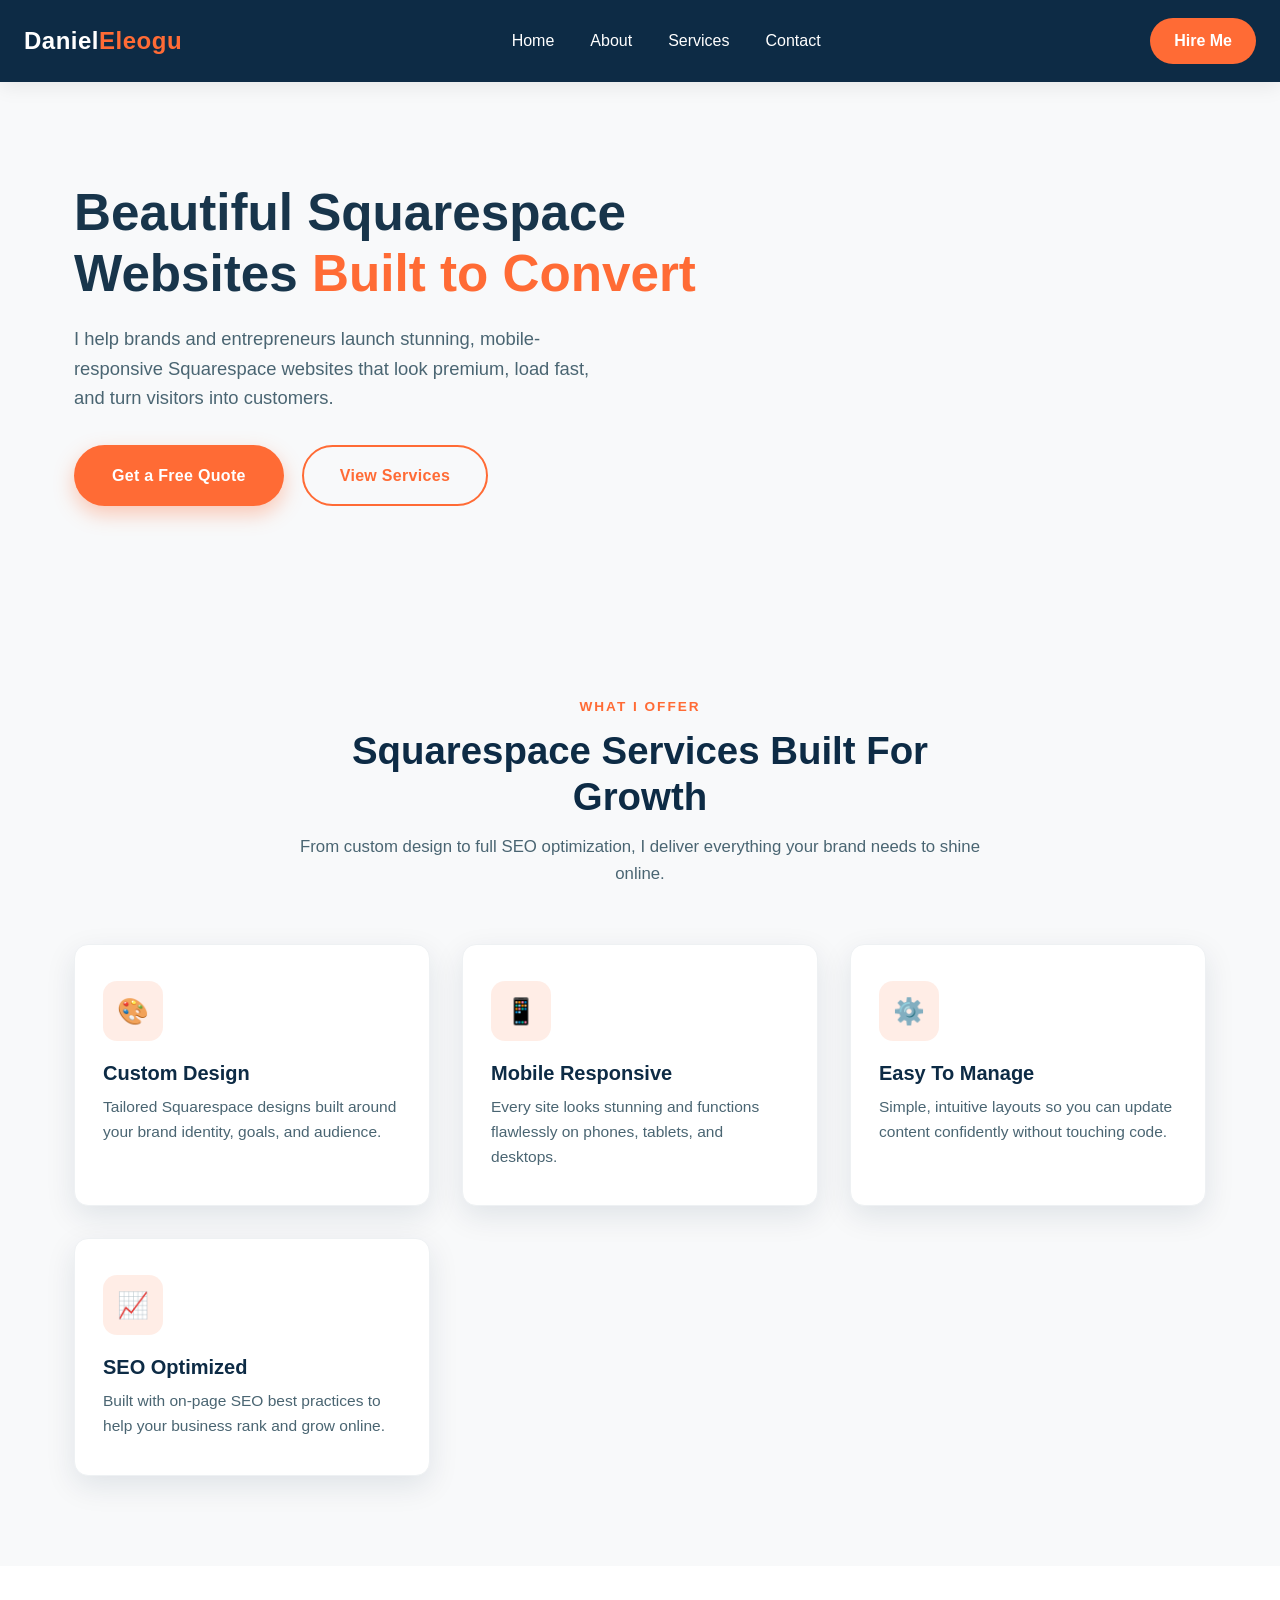
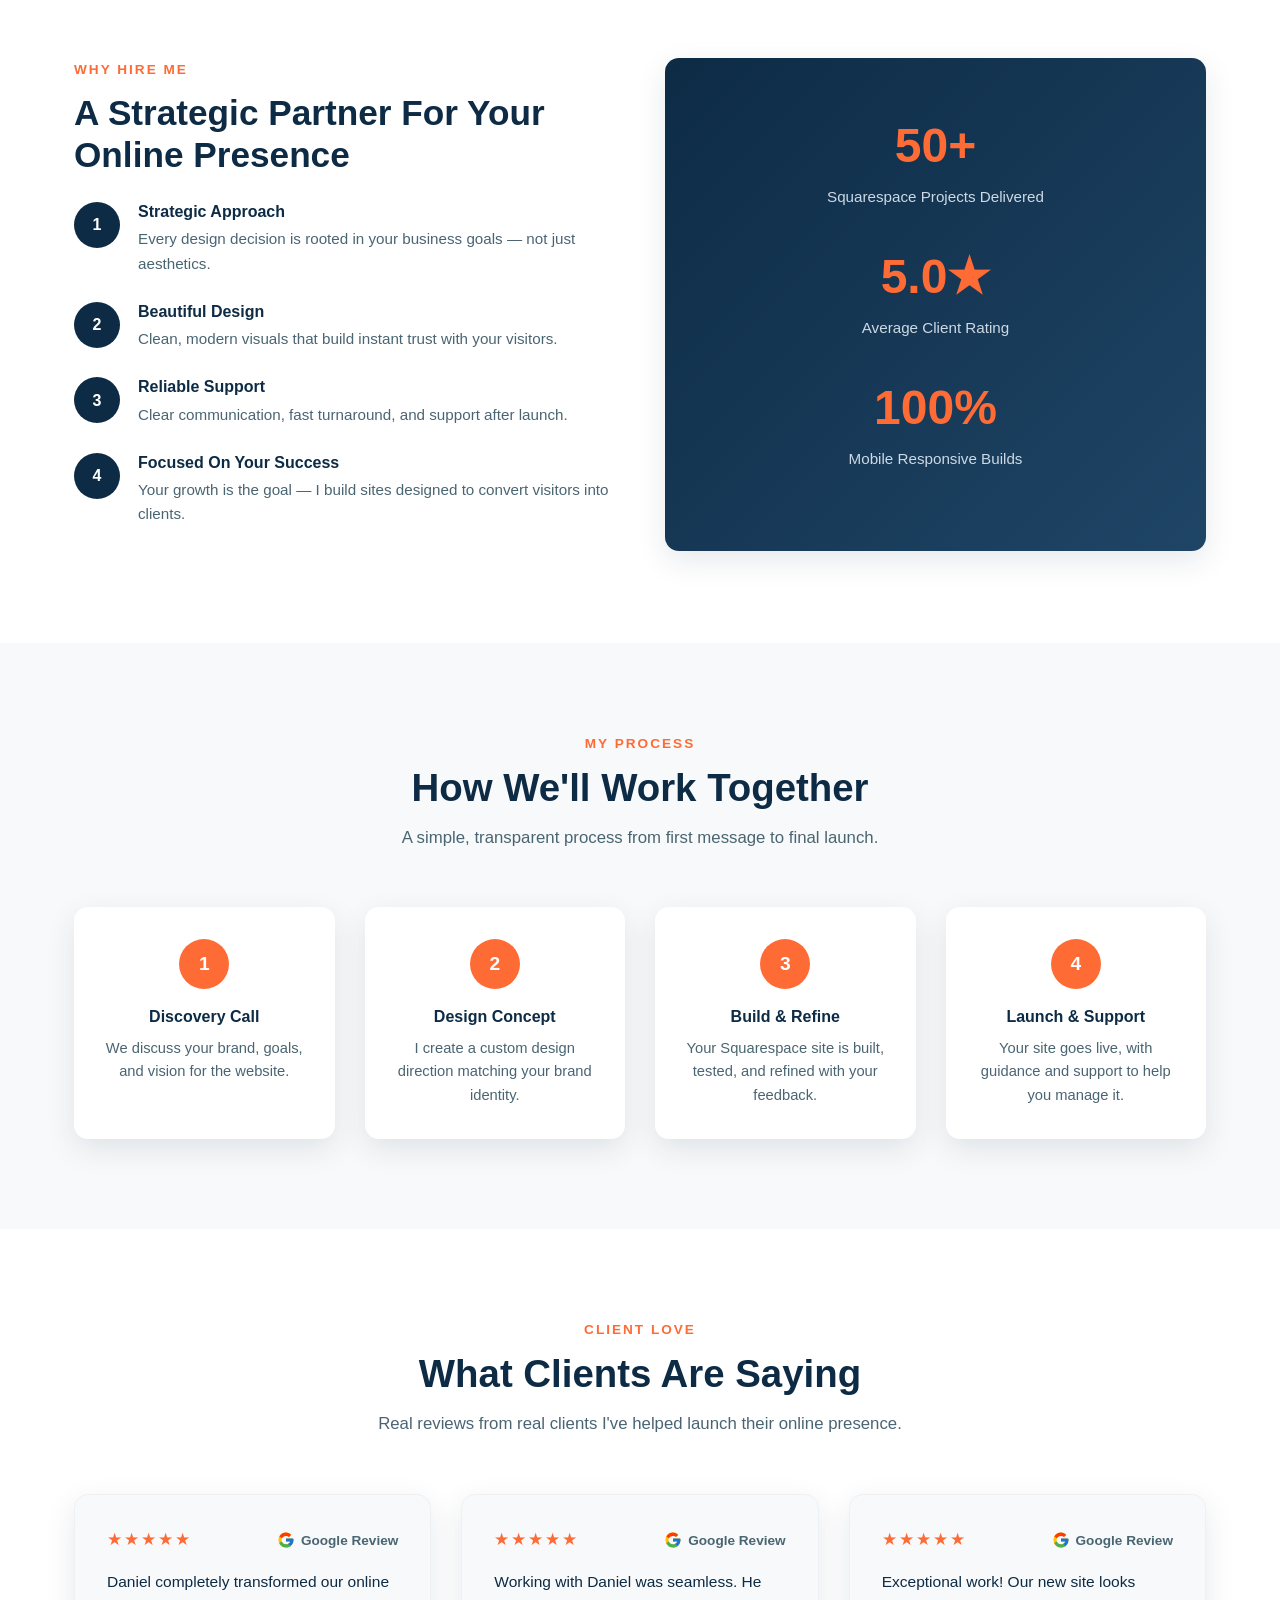
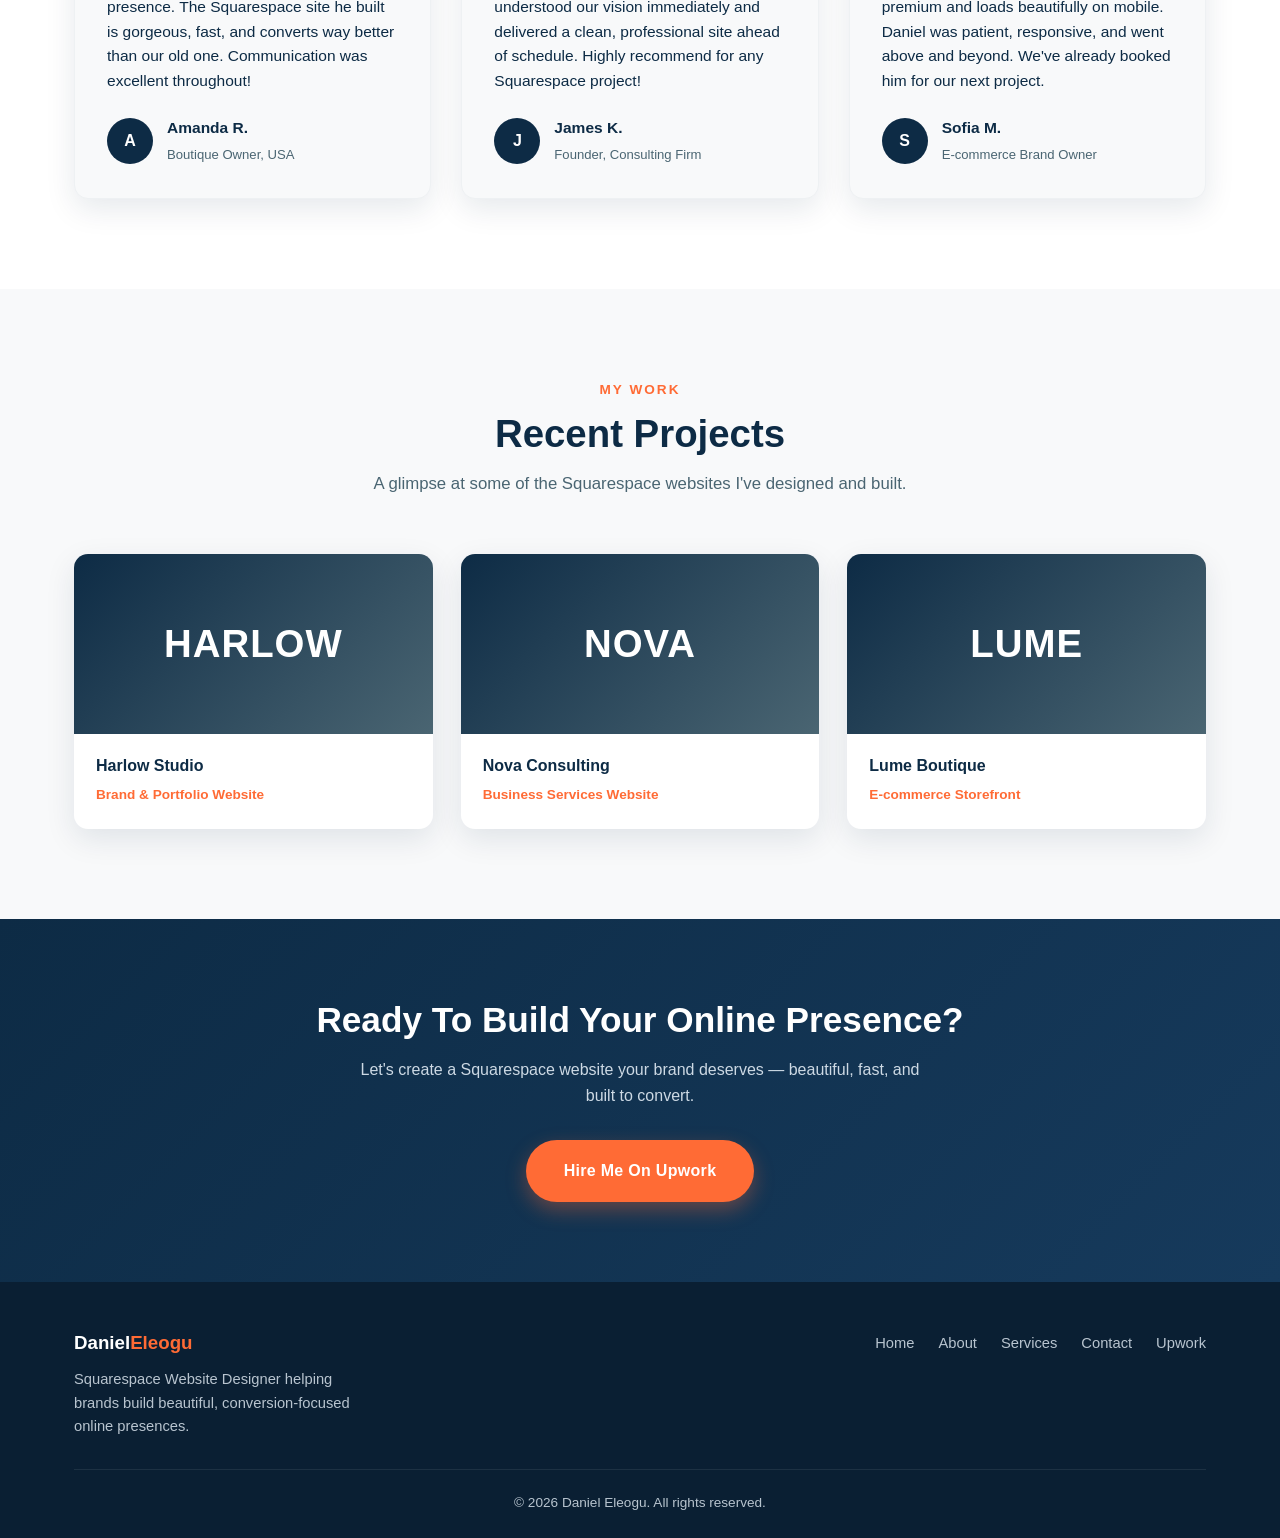
<file: index.html>
<!doctype html>
<html lang="en">
<head>
<meta charset="utf-8">
<meta name="viewport" content="width=device-width, initial-scale=1">
<title>Daniel Eleogu | Squarespace Website Designer</title>
<meta name="description" content="Daniel Eleogu builds beautiful, modern, conversion-focused Squarespace websites for brands and entrepreneurs. Custom design, mobile responsive, SEO optimized.">
<link rel="stylesheet" href="style.css">
</head>
<body>
 
<header>
  <div class="navbar">
    <a href="index.html" class="logo">Daniel<span>Eleogu</span></a>
    <nav class="nav-links">
      <a href="index.html">Home</a>
      <a href="about.html">About</a>
      <a href="services.html">Services</a>
      <a href="contact.html">Contact</a>
    </nav>
    <a href="contact.html" class="nav-cta">Hire Me</a>
  </div>
</header>
 
<!-- HERO -->
<section class="hero" style="background-image:url('https://i.postimg.cc/pLP82MSK/Chat-GPT-Image-Jun-13-2026-04-48-03-AM.png');background-size:cover;background-position:center;">

    <div class="container">

        <div class="hero-text">

            <h1>
                Beautiful Squarespace Websites
                <span>Built to Convert</span>
            </h1>

            <p>
                I help brands and entrepreneurs launch stunning,
                mobile-responsive Squarespace websites that look
                premium, load fast, and turn visitors into customers.
            </p>

            <div class="hero-buttons">
                <a href="contact.html" class="btn btn-primary">
                    Get a Free Quote
                </a>

                <a href="services.html" class="btn btn-dark-outline">
                    View Services
                </a>
            </div>

        </div>

    </div>

</section>
 
<!-- SERVICES -->
<section class="services">
  <div class="container">
    <div class="section-head">
      <span class="tag">What I Offer</span>
      <h2>Squarespace Services Built For Growth</h2>
      <p>From custom design to full SEO optimization, I deliver everything your brand needs to shine online.</p>
    </div>
    <div class="grid">
      <div class="card">
        <div class="icon">🎨</div>
        <h3>Custom Design</h3>
        <p>Tailored Squarespace designs built around your brand identity, goals, and audience.</p>
      </div>
      <div class="card">
        <div class="icon">📱</div>
        <h3>Mobile Responsive</h3>
        <p>Every site looks stunning and functions flawlessly on phones, tablets, and desktops.</p>
      </div>
      <div class="card">
        <div class="icon">⚙️</div>
        <h3>Easy To Manage</h3>
        <p>Simple, intuitive layouts so you can update content confidently without touching code.</p>
      </div>
      <div class="card">
        <div class="icon">📈</div>
        <h3>SEO Optimized</h3>
        <p>Built with on‑page SEO best practices to help your business rank and grow online.</p>
      </div>
    </div>
  </div>
</section>
 
<!-- WHY HIRE ME -->
<section class="why-hire">
  <div class="container">
    <div class="why-grid">
      <div class="why-list">
        <span class="tag" style="color:var(--orange);font-weight:700;text-transform:uppercase;letter-spacing:2px;font-size:.85rem;">Why Hire Me</span>
        <h2 style="margin:10px 0 26px;font-size:2.2rem;">A Strategic Partner For Your Online Presence</h2>
        <div class="item">
          <div class="num">1</div>
          <div><h4>Strategic Approach</h4><p>Every design decision is rooted in your business goals — not just aesthetics.</p></div>
        </div>
        <div class="item">
          <div class="num">2</div>
          <div><h4>Beautiful Design</h4><p>Clean, modern visuals that build instant trust with your visitors.</p></div>
        </div>
        <div class="item">
          <div class="num">3</div>
          <div><h4>Reliable Support</h4><p>Clear communication, fast turnaround, and support after launch.</p></div>
        </div>
        <div class="item">
          <div class="num">4</div>
          <div><h4>Focused On Your Success</h4><p>Your growth is the goal — I build sites designed to convert visitors into clients.</p></div>
        </div>
      </div>
      <div class="why-visual">
        <div class="stat">50+</div>
        <div class="stat-label">Squarespace Projects Delivered</div>
        <div class="stat">5.0★</div>
        <div class="stat-label">Average Client Rating</div>
        <div class="stat">100%</div>
        <div class="stat-label">Mobile Responsive Builds</div>
      </div>
    </div>
  </div>
</section>
 
<!-- PROCESS -->
<section class="process">
  <div class="container">
    <div class="section-head">
      <span class="tag">My Process</span>
      <h2>How We'll Work Together</h2>
      <p>A simple, transparent process from first message to final launch.</p>
    </div>
    <div class="steps">
      <div class="step"><div class="step-num">1</div><h4>Discovery Call</h4><p>We discuss your brand, goals, and vision for the website.</p></div>
      <div class="step"><div class="step-num">2</div><h4>Design Concept</h4><p>I create a custom design direction matching your brand identity.</p></div>
      <div class="step"><div class="step-num">3</div><h4>Build & Refine</h4><p>Your Squarespace site is built, tested, and refined with your feedback.</p></div>
      <div class="step"><div class="step-num">4</div><h4>Launch & Support</h4><p>Your site goes live, with guidance and support to help you manage it.</p></div>
    </div>
  </div>
</section>
 
<!-- TESTIMONIALS -->
<section class="testimonials">
  <div class="container">
    <div class="section-head">
      <span class="tag">Client Love</span>
      <h2>What Clients Are Saying</h2>
      <p>Real reviews from real clients I've helped launch their online presence.</p>
    </div>
    <div class="testi-grid">
 
      <div class="testi-card">
        <div class="testi-top">
          <div class="stars">★★★★★</div>
          <div class="google-badge">
            <svg viewBox="0 0 48 48"><path fill="#FFC107" d="M43.6 20.5H42V20H24v8h11.3C33.7 32.9 29.3 36 24 36c-6.6 0-12-5.4-12-12s5.4-12 12-12c3.1 0 5.9 1.2 8 3.1l5.7-5.7C34.6 6.5 29.6 4 24 4 12.9 4 4 12.9 4 24s8.9 20 20 20 20-8.9 20-20c0-1.3-.1-2.7-.4-3.5z"/><path fill="#FF3D00" d="M6.3 14.7l6.6 4.8C14.6 16 19 13 24 13c3.1 0 5.9 1.2 8 3.1l5.7-5.7C34.6 6.5 29.6 4 24 4c-7.6 0-14.1 4.3-17.7 10.7z"/><path fill="#4CAF50" d="M24 44c5.5 0 10.4-2.1 14.1-5.6l-6.5-5.3C29.6 34.7 27 35.5 24 35.5c-5.3 0-9.8-3.4-11.5-8.1l-6.6 5.1C9.9 39.6 16.4 44 24 44z"/><path fill="#1976D2" d="M43.6 20.5H42V20H24v8h11.3c-1 2.8-2.9 5.1-5.4 6.6l6.5 5.3C40.7 36.4 44 30.7 44 24c0-1.3-.1-2.7-.4-3.5z"/></svg>
            Google Review
          </div>
        </div>
        <p class="quote">Daniel completely transformed our online presence. The Squarespace site he built is gorgeous, fast, and converts way better than our old one. Communication was excellent throughout!</p>
        <div class="testi-author">
          <div class="testi-avatar">A</div>
          <div><h5>Amanda R.</h5><span>Boutique Owner, USA</span></div>
        </div>
      </div>
 
      <div class="testi-card">
        <div class="testi-top">
          <div class="stars">★★★★★</div>
          <div class="google-badge">
            <svg viewBox="0 0 48 48"><path fill="#FFC107" d="M43.6 20.5H42V20H24v8h11.3C33.7 32.9 29.3 36 24 36c-6.6 0-12-5.4-12-12s5.4-12 12-12c3.1 0 5.9 1.2 8 3.1l5.7-5.7C34.6 6.5 29.6 4 24 4 12.9 4 4 12.9 4 24s8.9 20 20 20 20-8.9 20-20c0-1.3-.1-2.7-.4-3.5z"/><path fill="#FF3D00" d="M6.3 14.7l6.6 4.8C14.6 16 19 13 24 13c3.1 0 5.9 1.2 8 3.1l5.7-5.7C34.6 6.5 29.6 4 24 4c-7.6 0-14.1 4.3-17.7 10.7z"/><path fill="#4CAF50" d="M24 44c5.5 0 10.4-2.1 14.1-5.6l-6.5-5.3C29.6 34.7 27 35.5 24 35.5c-5.3 0-9.8-3.4-11.5-8.1l-6.6 5.1C9.9 39.6 16.4 44 24 44z"/><path fill="#1976D2" d="M43.6 20.5H42V20H24v8h11.3c-1 2.8-2.9 5.1-5.4 6.6l6.5 5.3C40.7 36.4 44 30.7 44 24c0-1.3-.1-2.7-.4-3.5z"/></svg>
            Google Review
          </div>
        </div>
        <p class="quote">Working with Daniel was seamless. He understood our vision immediately and delivered a clean, professional site ahead of schedule. Highly recommend for any Squarespace project!</p>
        <div class="testi-author">
          <div class="testi-avatar">J</div>
          <div><h5>James K.</h5><span>Founder, Consulting Firm</span></div>
        </div>
      </div>
 
      <div class="testi-card">
        <div class="testi-top">
          <div class="stars">★★★★★</div>
          <div class="google-badge">
            <svg viewBox="0 0 48 48"><path fill="#FFC107" d="M43.6 20.5H42V20H24v8h11.3C33.7 32.9 29.3 36 24 36c-6.6 0-12-5.4-12-12s5.4-12 12-12c3.1 0 5.9 1.2 8 3.1l5.7-5.7C34.6 6.5 29.6 4 24 4 12.9 4 4 12.9 4 24s8.9 20 20 20 20-8.9 20-20c0-1.3-.1-2.7-.4-3.5z"/><path fill="#FF3D00" d="M6.3 14.7l6.6 4.8C14.6 16 19 13 24 13c3.1 0 5.9 1.2 8 3.1l5.7-5.7C34.6 6.5 29.6 4 24 4c-7.6 0-14.1 4.3-17.7 10.7z"/><path fill="#4CAF50" d="M24 44c5.5 0 10.4-2.1 14.1-5.6l-6.5-5.3C29.6 34.7 27 35.5 24 35.5c-5.3 0-9.8-3.4-11.5-8.1l-6.6 5.1C9.9 39.6 16.4 44 24 44z"/><path fill="#1976D2" d="M43.6 20.5H42V20H24v8h11.3c-1 2.8-2.9 5.1-5.4 6.6l6.5 5.3C40.7 36.4 44 30.7 44 24c0-1.3-.1-2.7-.4-3.5z"/></svg>
            Google Review
          </div>
        </div>
        <p class="quote">Exceptional work! Our new site looks premium and loads beautifully on mobile. Daniel was patient, responsive, and went above and beyond. We've already booked him for our next project.</p>
        <div class="testi-author">
          <div class="testi-avatar">S</div>
          <div><h5>Sofia M.</h5><span>E‑commerce Brand Owner</span></div>
        </div>
      </div>
 
    </div>
  </div>
</section>
 
<!-- PORTFOLIO -->
<section class="portfolio">
  <div class="container">
    <div class="section-head">
      <span class="tag">My Work</span>
      <h2>Recent Projects</h2>
      <p>A glimpse at some of the Squarespace websites I've designed and built.</p>
    </div>
    <div class="portfolio-grid">
      <div class="portfolio-item">
        <div class="portfolio-thumb">HARLOW</div>
        <div class="portfolio-info"><h4>Harlow Studio</h4><span>Brand & Portfolio Website</span></div>
      </div>
      <div class="portfolio-item">
        <div class="portfolio-thumb">NOVA</div>
        <div class="portfolio-info"><h4>Nova Consulting</h4><span>Business Services Website</span></div>
      </div>
      <div class="portfolio-item">
        <div class="portfolio-thumb">LUME</div>
        <div class="portfolio-info"><h4>Lume Boutique</h4><span>E‑commerce Storefront</span></div>
      </div>
    </div>
  </div>
</section>
 
<!-- CTA -->
<section class="cta-band">
  <div class="container">
    <h2>Ready To Build Your Online Presence?</h2>
    <p>Let's create a Squarespace website your brand deserves — beautiful, fast, and built to convert.</p>
    <a href="https://www.upwork.com/freelancers/~01438d1777cc584dd6?mp_source=share" target="_blank" rel="noopener" class="btn btn-primary">Hire Me On Upwork</a>
  </div>
</section>
 
<footer>
  <div class="container">
    <div class="footer-grid">
      <div>
        <h3>Daniel<span style="color:var(--orange);">Eleogu</span></h3>
        <p style="max-width:280px;">Squarespace Website Designer helping brands build beautiful, conversion‑focused online presences.</p>
      </div>
      <div class="footer-links">
        <a href="index.html">Home</a>
        <a href="about.html">About</a>
        <a href="services.html">Services</a>
        <a href="contact.html">Contact</a>
        <a href="https://www.upwork.com/freelancers/~01438d1777cc584dd6?mp_source=share" target="_blank" rel="noopener">Upwork</a>
      </div>
    </div>
    <div class="footer-bottom">© 2026 Daniel Eleogu. All rights reserved.</div>
  </div>
</footer>
 
</body>
</html>
</file>
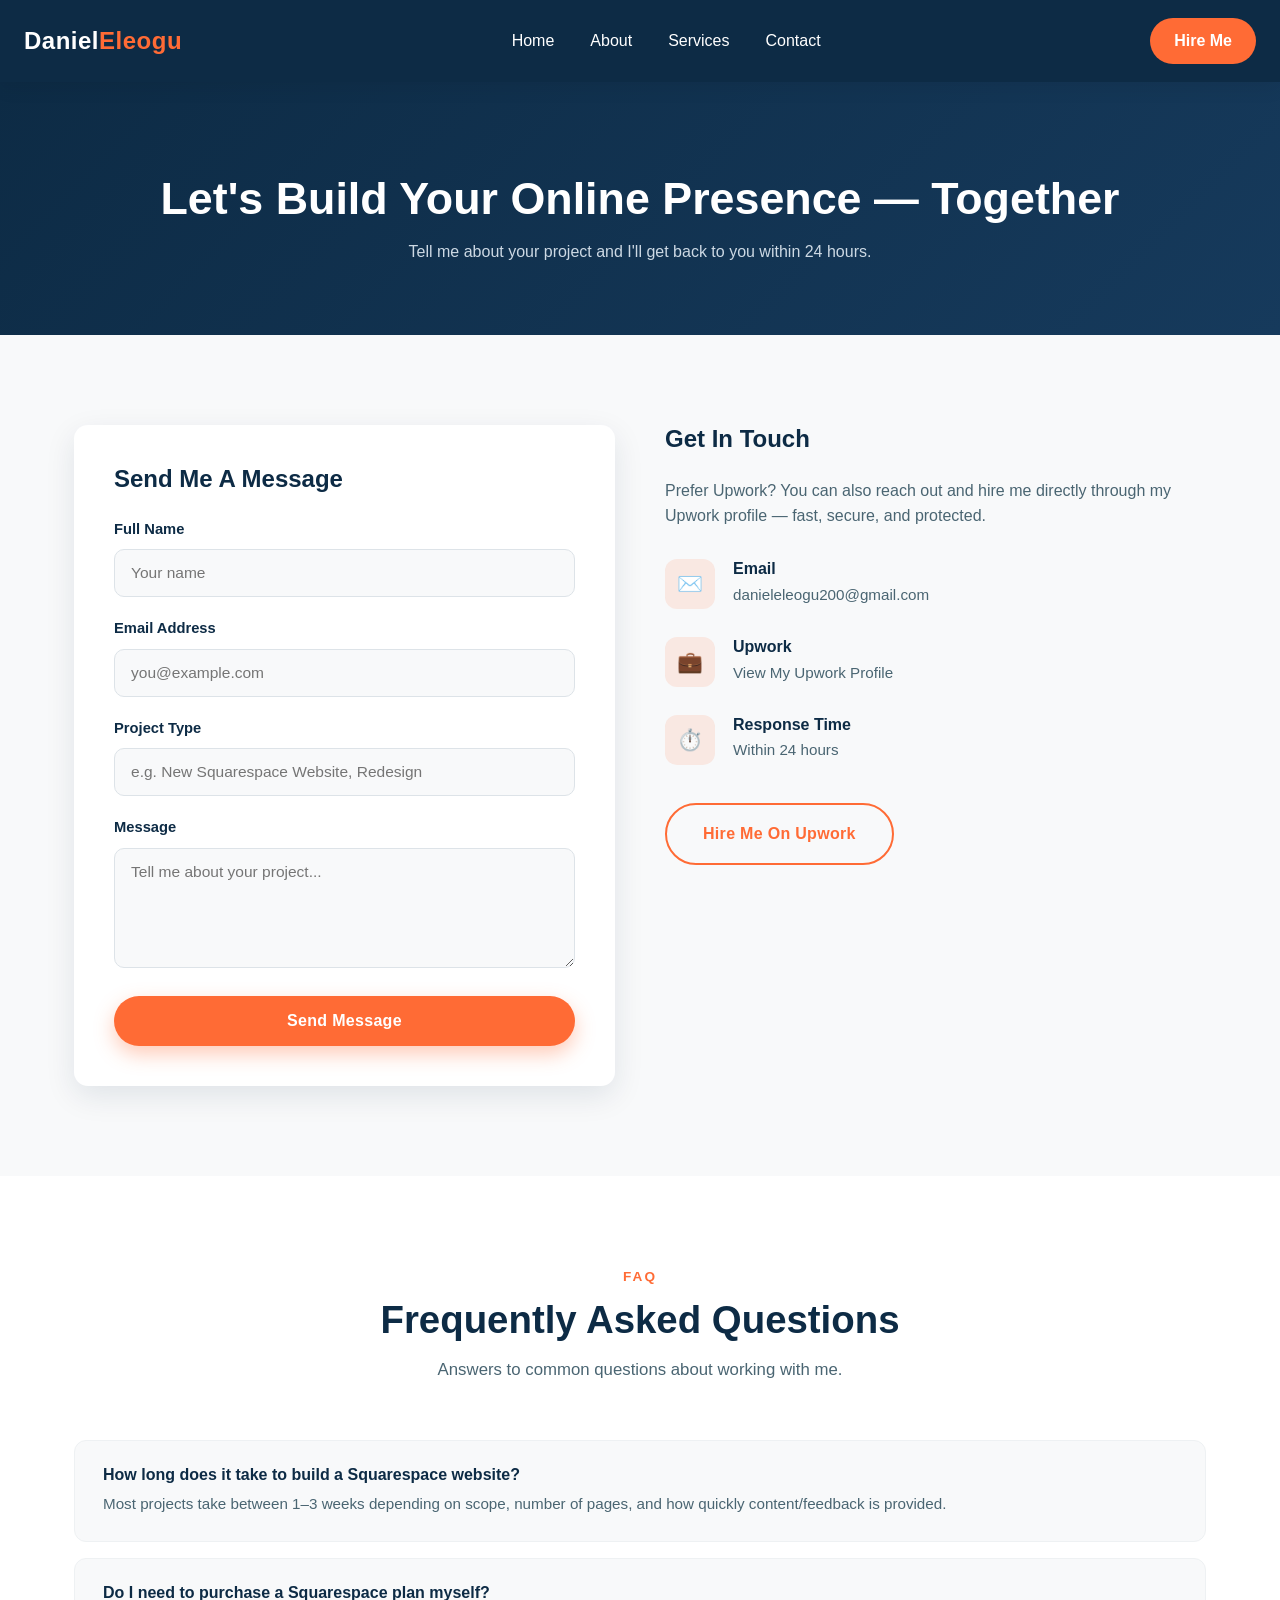
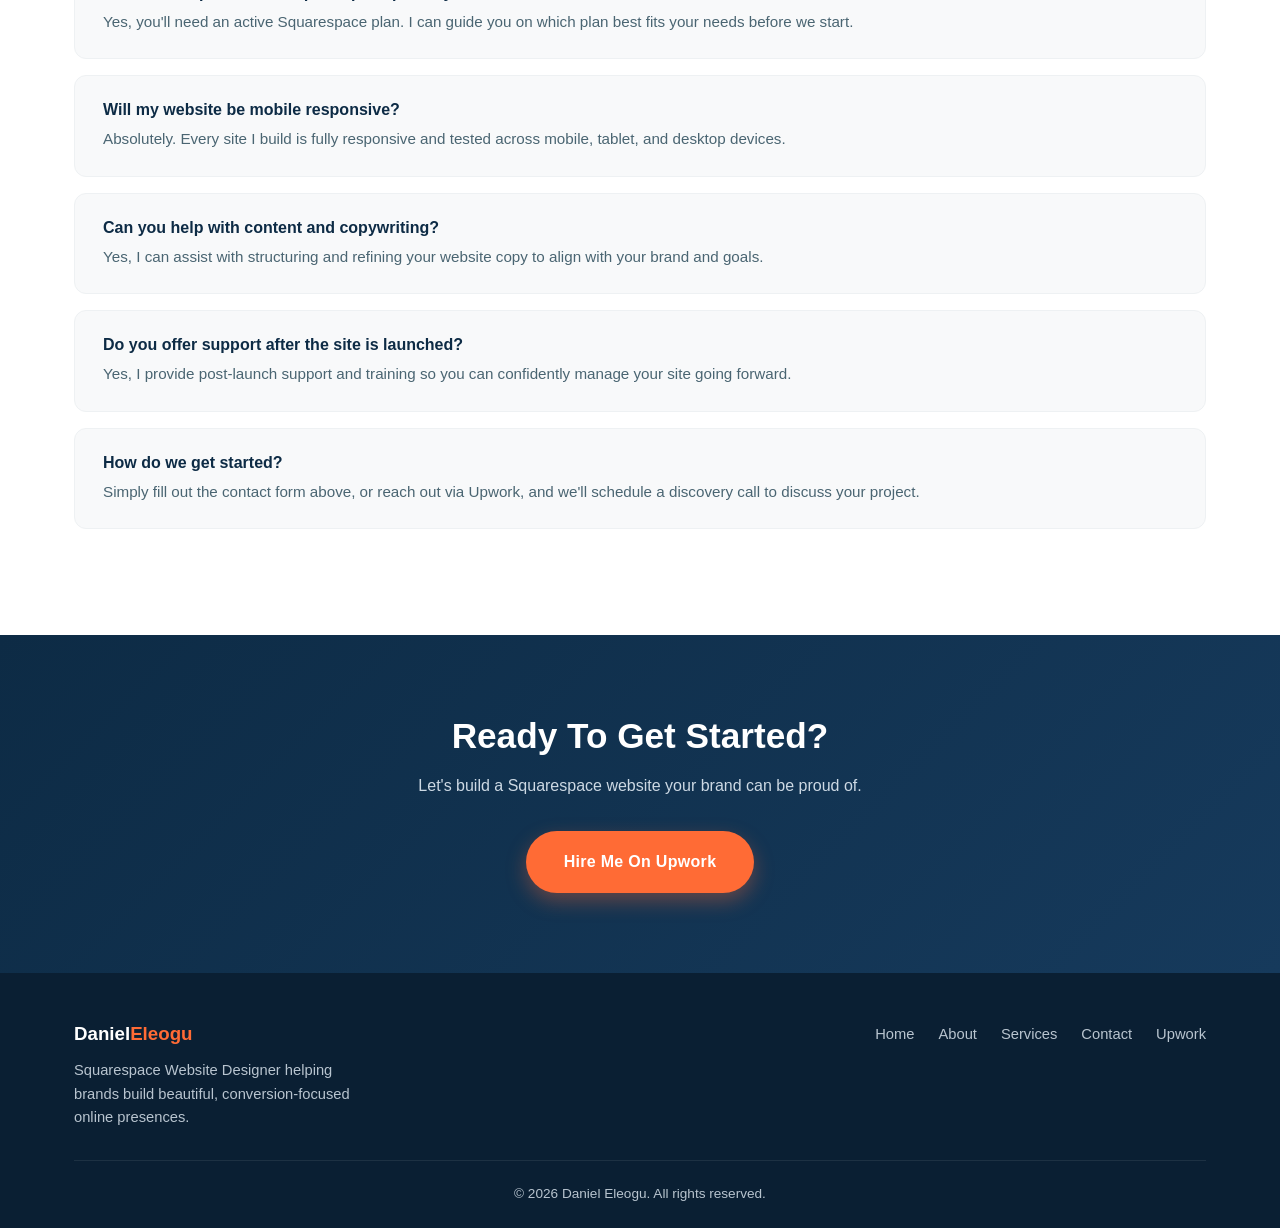
<file: contact.html>
<!doctype html>
<html lang="en">
<head>
<meta charset="utf-8">
<meta name="viewport" content="width=device-width, initial-scale=1">
<title>Contact Daniel Eleogu | Squarespace Website Designer</title>
<link rel="stylesheet" href="style.css">
</head>
<body>

<header>
  <div class="navbar">
    <a href="index.html" class="logo">Daniel<span>Eleogu</span></a>
    <nav class="nav-links">
      <a href="index.html">Home</a>
      <a href="about.html">About</a>
      <a href="services.html">Services</a>
      <a href="contact.html">Contact</a>
    </nav>
    <a href="contact.html" class="nav-cta">Hire Me</a>
  </div>
</header>

<section class="page-hero">
  <div class="container">
    <h1>Let's Build Your Online Presence — Together</h1>
    <p>Tell me about your project and I'll get back to you within 24 hours.</p>
  </div>
</section>

<section>
  <div class="container">
    <div class="contact-grid">

      <div class="contact-form">
        <h2 style="margin-bottom:24px;">Send Me A Message</h2>

        <!-- Form submits directly to danieleleogu200@gmail.com via FormSubmit -->
        <form action="https://formsubmit.co/danieleleogu200@gmail.com" method="POST">
          <input type="hidden" name="_subject" value="New message from your portfolio website!">
          <input type="hidden" name="_template" value="table">
          <input type="hidden" name="_captcha" value="false">

          <div class="form-group">
            <label for="name">Full Name</label>
            <input type="text" id="name" name="Name" placeholder="Your name" required>
          </div>
          <div class="form-group">
            <label for="email">Email Address</label>
            <input type="email" id="email" name="Email" placeholder="you@example.com" required>
          </div>
          <div class="form-group">
            <label for="project">Project Type</label>
            <input type="text" id="project" name="Project Type" placeholder="e.g. New Squarespace Website, Redesign">
          </div>
          <div class="form-group">
            <label for="message">Message</label>
            <textarea id="message" name="Message" rows="5" placeholder="Tell me about your project..." required></textarea>
          </div>
          <button type="submit" class="btn btn-primary" style="width:100%;border:none;">Send Message</button>
        </form>
      </div>

      <div class="contact-info">
        <h2 style="margin-bottom:24px;">Get In Touch</h2>
        <p style="color:var(--slate);margin-bottom:30px;">Prefer Upwork? You can also reach out and hire me directly through my Upwork profile — fast, secure, and protected.</p>

        <div class="info-item">
          <div class="icon">✉️</div>
          <div><h4>Email</h4><a href="mailto:danieleleogu200@gmail.com">danieleleogu200@gmail.com</a></div>
        </div>
        <div class="info-item">
          <div class="icon">💼</div>
          <div><h4>Upwork</h4><a href="https://www.upwork.com/freelancers/~01438d1777cc584dd6?mp_source=share" target="_blank" rel="noopener">View My Upwork Profile</a></div>
        </div>
        <div class="info-item">
          <div class="icon">⏱️</div>
          <div><h4>Response Time</h4><p>Within 24 hours</p></div>
        </div>

        <a href="https://www.upwork.com/freelancers/~01438d1777cc584dd6?mp_source=share" target="_blank" rel="noopener" class="btn btn-dark-outline" style="margin-top:10px;">Hire Me On Upwork</a>
      </div>

    </div>
  </div>
</section>

<section class="faq">
  <div class="container">
    <div class="section-head">
      <span class="tag">FAQ</span>
      <h2>Frequently Asked Questions</h2>
      <p>Answers to common questions about working with me.</p>
    </div>

    <div class="faq-item">
      <h4>How long does it take to build a Squarespace website?</h4>
      <p>Most projects take between 1–3 weeks depending on scope, number of pages, and how quickly content/feedback is provided.</p>
    </div>
    <div class="faq-item">
      <h4>Do I need to purchase a Squarespace plan myself?</h4>
      <p>Yes, you'll need an active Squarespace plan. I can guide you on which plan best fits your needs before we start.</p>
    </div>
    <div class="faq-item">
      <h4>Will my website be mobile responsive?</h4>
      <p>Absolutely. Every site I build is fully responsive and tested across mobile, tablet, and desktop devices.</p>
    </div>
    <div class="faq-item">
      <h4>Can you help with content and copywriting?</h4>
      <p>Yes, I can assist with structuring and refining your website copy to align with your brand and goals.</p>
    </div>
    <div class="faq-item">
      <h4>Do you offer support after the site is launched?</h4>
      <p>Yes, I provide post-launch support and training so you can confidently manage your site going forward.</p>
    </div>
    <div class="faq-item">
      <h4>How do we get started?</h4>
      <p>Simply fill out the contact form above, or reach out via Upwork, and we'll schedule a discovery call to discuss your project.</p>
    </div>
  </div>
</section>

<section class="cta-band">
  <div class="container">
    <h2>Ready To Get Started?</h2>
    <p>Let's build a Squarespace website your brand can be proud of.</p>
    <a href="https://www.upwork.com/freelancers/~01438d1777cc584dd6?mp_source=share" target="_blank" rel="noopener" class="btn btn-primary">Hire Me On Upwork</a>
  </div>
</section>

<footer>
  <div class="container">
    <div class="footer-grid">
      <div>
        <h3>Daniel<span style="color:var(--orange);">Eleogu</span></h3>
        <p style="max-width:280px;">Squarespace Website Designer helping brands build beautiful, conversion‑focused online presences.</p>
      </div>
      <div class="footer-links">
        <a href="index.html">Home</a>
        <a href="about.html">About</a>
        <a href="services.html">Services</a>
        <a href="contact.html">Contact</a>
        <a href="https://www.upwork.com/freelancers/~01438d1777cc584dd6?mp_source=share" target="_blank" rel="noopener">Upwork</a>
      </div>
    </div>
    <div class="footer-bottom">© 2026 Daniel Eleogu. All rights reserved.</div>
  </div>
</footer>

</body>
</html>
</file>
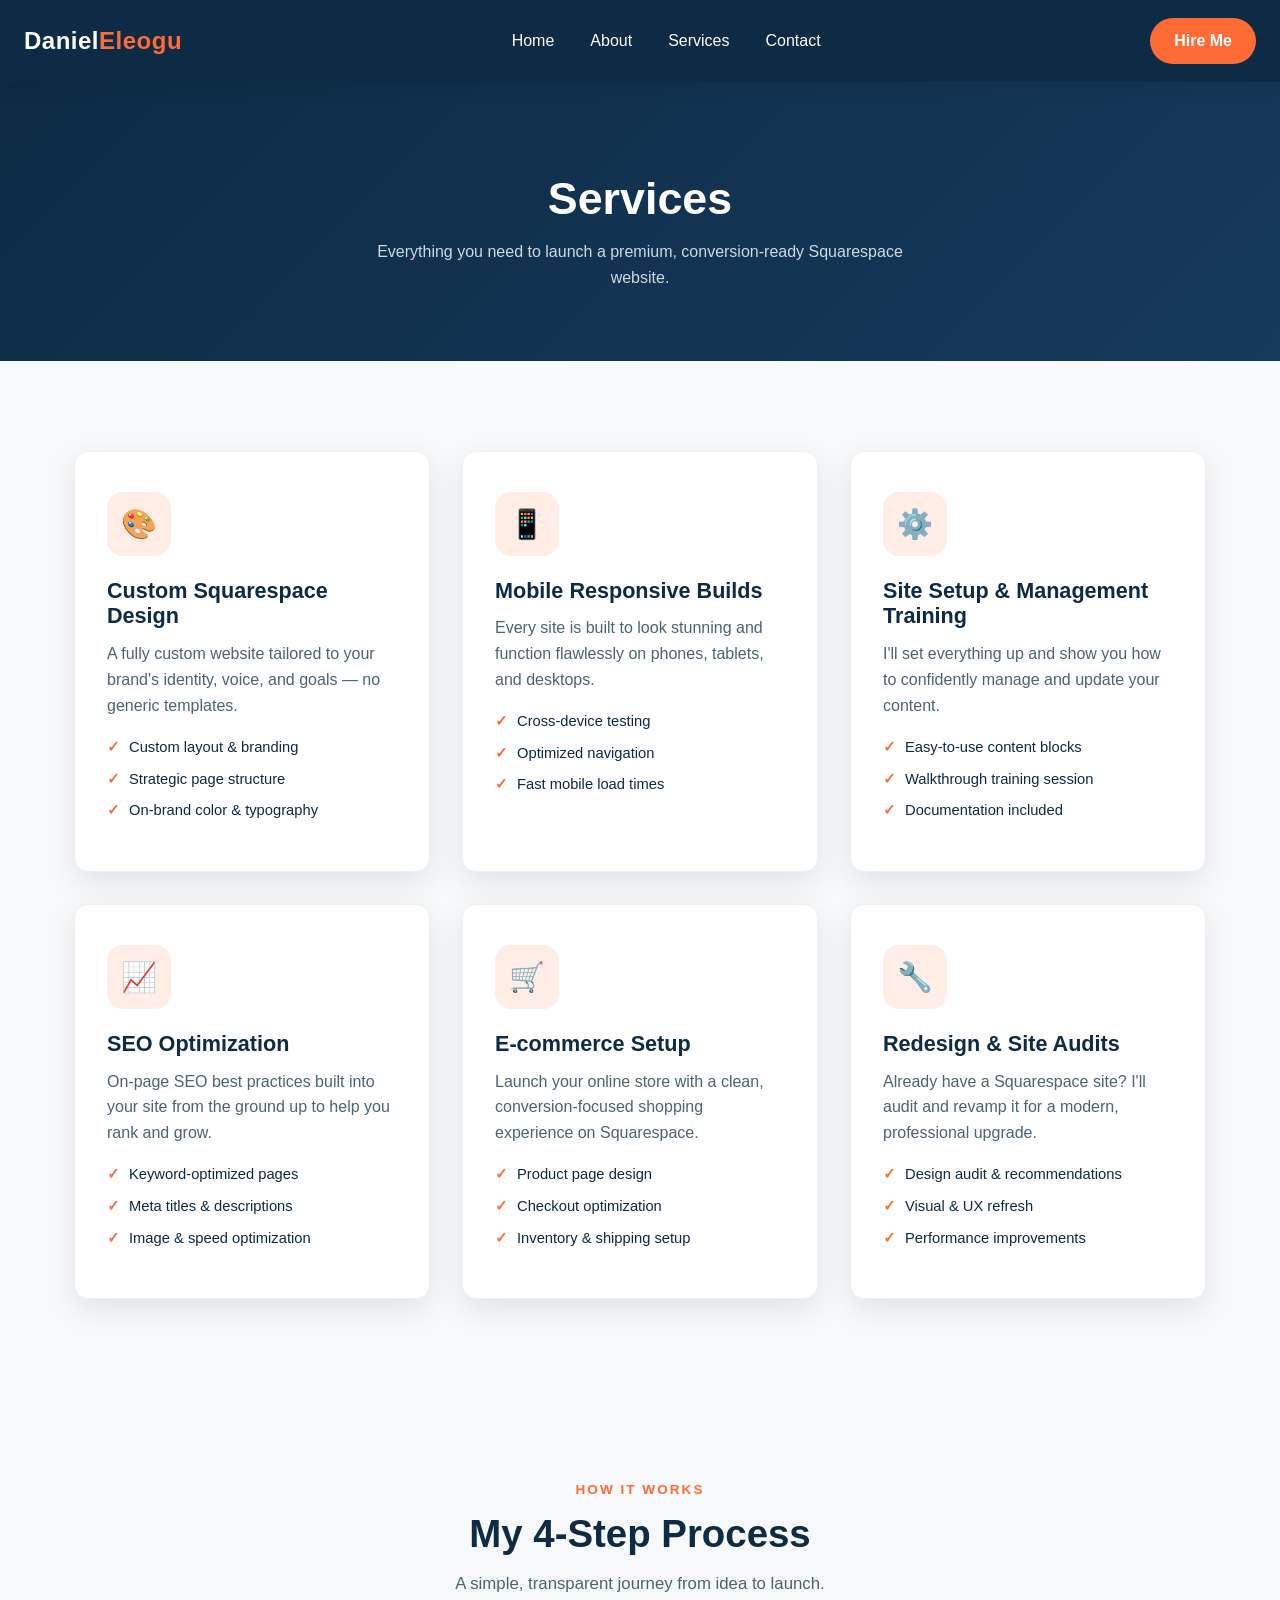
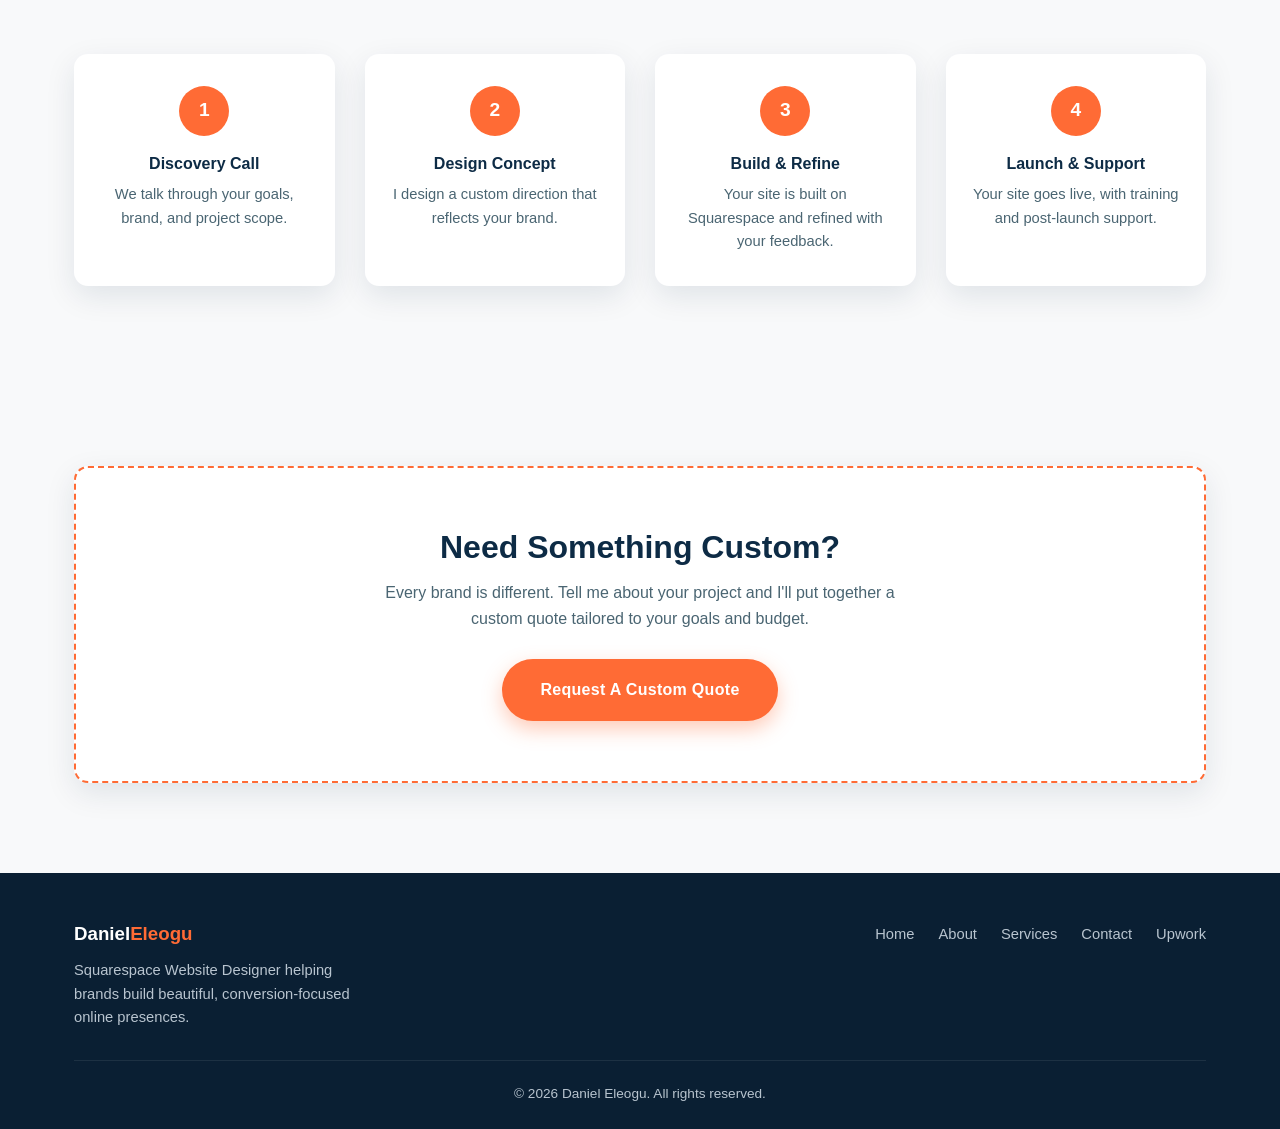
<file: services.html>
<!doctype html>
<html lang="en">
<head>
<meta charset="utf-8">
<meta name="viewport" content="width=device-width, initial-scale=1">
<title>Services | Daniel Eleogu — Squarespace Website Designer</title>
<link rel="stylesheet" href="style.css">
</head>
<body>

<header>
  <div class="navbar">
    <a href="index.html" class="logo">Daniel<span>Eleogu</span></a>
    <nav class="nav-links">
      <a href="index.html">Home</a>
      <a href="about.html">About</a>
      <a href="services.html">Services</a>
      <a href="contact.html">Contact</a>
    </nav>
    <a href="contact.html" class="nav-cta">Hire Me</a>
  </div>
</header>

<section class="page-hero">
  <div class="container">
    <h1>Services</h1>
    <p>Everything you need to launch a premium, conversion‑ready Squarespace website.</p>
  </div>
</section>

<section>
  <div class="container">
    <div class="grid">

      <div class="service-detail-card">
        <div class="icon">🎨</div>
        <h3>Custom Squarespace Design</h3>
        <p>A fully custom website tailored to your brand's identity, voice, and goals — no generic templates.</p>
        <ul>
          <li>Custom layout & branding</li>
          <li>Strategic page structure</li>
          <li>On‑brand color & typography</li>
        </ul>
      </div>

      <div class="service-detail-card">
        <div class="icon">📱</div>
        <h3>Mobile Responsive Builds</h3>
        <p>Every site is built to look stunning and function flawlessly on phones, tablets, and desktops.</p>
        <ul>
          <li>Cross-device testing</li>
          <li>Optimized navigation</li>
          <li>Fast mobile load times</li>
        </ul>
      </div>

      <div class="service-detail-card">
        <div class="icon">⚙️</div>
        <h3>Site Setup & Management Training</h3>
        <p>I'll set everything up and show you how to confidently manage and update your content.</p>
        <ul>
          <li>Easy-to-use content blocks</li>
          <li>Walkthrough training session</li>
          <li>Documentation included</li>
        </ul>
      </div>

      <div class="service-detail-card">
        <div class="icon">📈</div>
        <h3>SEO Optimization</h3>
        <p>On-page SEO best practices built into your site from the ground up to help you rank and grow.</p>
        <ul>
          <li>Keyword-optimized pages</li>
          <li>Meta titles & descriptions</li>
          <li>Image & speed optimization</li>
        </ul>
      </div>

      <div class="service-detail-card">
        <div class="icon">🛒</div>
        <h3>E‑commerce Setup</h3>
        <p>Launch your online store with a clean, conversion-focused shopping experience on Squarespace.</p>
        <ul>
          <li>Product page design</li>
          <li>Checkout optimization</li>
          <li>Inventory & shipping setup</li>
        </ul>
      </div>

      <div class="service-detail-card">
        <div class="icon">🔧</div>
        <h3>Redesign & Site Audits</h3>
        <p>Already have a Squarespace site? I'll audit and revamp it for a modern, professional upgrade.</p>
        <ul>
          <li>Design audit & recommendations</li>
          <li>Visual & UX refresh</li>
          <li>Performance improvements</li>
        </ul>
      </div>

    </div>
  </div>
</section>

<section class="process">
  <div class="container">
    <div class="section-head">
      <span class="tag">How It Works</span>
      <h2>My 4-Step Process</h2>
      <p>A simple, transparent journey from idea to launch.</p>
    </div>
    <div class="steps">
      <div class="step"><div class="step-num">1</div><h4>Discovery Call</h4><p>We talk through your goals, brand, and project scope.</p></div>
      <div class="step"><div class="step-num">2</div><h4>Design Concept</h4><p>I design a custom direction that reflects your brand.</p></div>
      <div class="step"><div class="step-num">3</div><h4>Build & Refine</h4><p>Your site is built on Squarespace and refined with your feedback.</p></div>
      <div class="step"><div class="step-num">4</div><h4>Launch & Support</h4><p>Your site goes live, with training and post-launch support.</p></div>
    </div>
  </div>
</section>

<section>
  <div class="container">
    <div class="quote-cta">
      <h2>Need Something Custom?</h2>
      <p>Every brand is different. Tell me about your project and I'll put together a custom quote tailored to your goals and budget.</p>
      <a href="contact.html" class="btn btn-primary">Request A Custom Quote</a>
    </div>
  </div>
</section>

<footer>
  <div class="container">
    <div class="footer-grid">
      <div>
        <h3>Daniel<span style="color:var(--orange);">Eleogu</span></h3>
        <p style="max-width:280px;">Squarespace Website Designer helping brands build beautiful, conversion‑focused online presences.</p>
      </div>
      <div class="footer-links">
        <a href="index.html">Home</a>
        <a href="about.html">About</a>
        <a href="services.html">Services</a>
        <a href="contact.html">Contact</a>
        <a href="https://www.upwork.com/freelancers/~01438d1777cc584dd6?mp_source=share" target="_blank" rel="noopener">Upwork</a>
      </div>
    </div>
    <div class="footer-bottom">© 2026 Daniel Eleogu. All rights reserved.</div>
  </div>
</footer>

</body>
</html>
</file>
<file: style.css>
/* ============ Daniel Eleogu — Portfolio Styles ============ */
:root{
  --navy:#0D2B45;
  --slate:#4A6572;
  --orange:#FF6B35;
  --light:#F8F9FA;
  --white:#FFFFFF;
  --radius:14px;
  --shadow: 0 10px 30px rgba(13,43,69,0.10);
  --transition: all .3s ease;
}

*{margin:0;padding:0;box-sizing:border-box;}

html{scroll-behavior:smooth;}

body{
  font-family:'Poppins','Segoe UI',Arial,sans-serif;
  color:var(--navy);
  background:var(--light);
  line-height:1.6;
  overflow-x:hidden;
}

a{text-decoration:none;color:inherit;}
ul{list-style:none;}
img{max-width:100%;display:block;}

.container{
  max-width:1180px;
  margin:0 auto;
  padding:0 24px;
}

h1,h2,h3,h4{font-weight:700;line-height:1.2;}

section{padding:90px 0;}

/* ===== Buttons ===== */
.btn{
  display:inline-block;
  padding:16px 36px;
  border-radius:50px;
  font-weight:600;
  font-size:1rem;
  letter-spacing:.3px;
  transition:var(--transition);
  border:2px solid transparent;
  cursor:pointer;
}

.btn-primary{
  background:var(--orange);
  color:var(--white);
  box-shadow:0 8px 20px rgba(255,107,53,0.35);
}

.btn-primary:hover{
  transform:translateY(-3px);
  box-shadow:0 14px 28px rgba(255,107,53,0.45);
}

.btn-outline{
  background:transparent;
  border:2px solid #ff6b35;
  color:#ff6b35;
}

.btn-outline:hover{
  background:var(--white);
  color:var(--orange);
  transform:translateY(-3px);
}

.btn-dark-outline{
  border:2px solid var(--orange);
  color:var(--orange);
  background:transparent;
}

.btn-dark-outline:hover{
  background:var(--orange);
  color:var(--white);
  border-color:var(--orange);
  box-shadow:0 14px 28px rgba(255,107,53,0.45);
  transform:translateY(-3px);
}

/* ===== Header / Nav ===== */
header{
  position:sticky;
  top:0;
  z-index:999;
  background:var(--navy);
  box-shadow:0 4px 20px rgba(0,0,0,0.08);
}
.navbar{
  display:flex;
  justify-content:space-between;
  align-items:center;
  padding:18px 24px;
}
.logo{
  font-size:1.5rem;
  font-weight:800;
  color:var(--white);
  letter-spacing:.5px;
}
.logo span{color:var(--orange);}
.nav-links{
  display:flex;
  gap:36px;
}
.nav-links a{
  color:var(--white);
  font-weight:500;
  position:relative;
  transition:var(--transition);
}
.nav-links a:hover{color:var(--orange);}
.nav-cta{
  background:var(--orange);
  color:var(--white)!important;
  padding:10px 24px;
  border-radius:50px;
  font-weight:600;
}
.nav-cta:hover{
  background:var(--white);
  color:var(--navy)!important;
}

/* ===== Hero ===== */
.hero{
  color:#18354B;
  padding:100px 0;
  position:relative;
  overflow:hidden;
}

.hero .container{
  display:block;
}

.hero-text{
  max-width:650px;
}
.hero-text h1{
  font-size:3.2rem;
  margin-bottom:20px;
  animation:fadeUp .8s ease forwards;
}
.hero-text h1 span{color:var(--orange);}
.hero-text p{
  font-size:1.15rem;
  color:#4A6572;
  margin-bottom:32px;
  max-width:520px;
  animation:fadeUp 1s ease forwards;
}
.hero-buttons{display:flex;gap:18px;flex-wrap:wrap;animation:fadeUp 1.2s ease forwards;}

@keyframes fadeUp{
  from{opacity:0;transform:translateY(24px);}
  to{opacity:1;transform:translateY(0);}
}

/* ===== Section headers ===== */
.section-head{
  text-align:center;
  max-width:680px;
  margin:0 auto 56px;
}
.section-head .tag{
  color:var(--orange);
  font-weight:700;
  text-transform:uppercase;
  letter-spacing:2px;
  font-size:.85rem;
  margin-bottom:10px;
  display:block;
}
.section-head h2{
  font-size:2.4rem;
  color:var(--navy);
  margin-bottom:14px;
}
.section-head p{color:var(--slate);font-size:1.05rem;}

/* ===== Cards grid ===== */
.grid{
  display:grid;
  gap:32px;
  grid-template-columns:repeat(auto-fit,minmax(260px,1fr));
}
.card{
  background:var(--white);
  border-radius:var(--radius);
  padding:36px 28px;
  box-shadow:var(--shadow);
  transition:var(--transition);
  border:1px solid #eef1f3;
}
.card:hover{
  transform:translateY(-8px);
  box-shadow:0 20px 40px rgba(13,43,69,0.15);
  border-color:var(--orange);
}
.card .icon{
  width:60px;height:60px;
  background:rgba(255,107,53,0.12);
  border-radius:14px;
  display:flex;align-items:center;justify-content:center;
  font-size:1.6rem;
  color:var(--orange);
  margin-bottom:20px;
}
.card h3{margin-bottom:10px;font-size:1.25rem;}
.card p{color:var(--slate);font-size:.97rem;}

/* ===== Why Hire Me ===== */
.why-hire{background:var(--white);}
.why-grid{
  display:grid;
  grid-template-columns:1fr 1fr;
  gap:50px;
  align-items:center;
}
.why-list .item{
  display:flex;
  gap:18px;
  margin-bottom:26px;
}
.why-list .item .num{
  flex:0 0 46px;
  height:46px;
  background:var(--navy);
  color:var(--white);
  border-radius:50%;
  display:flex;align-items:center;justify-content:center;
  font-weight:700;
}
.why-list .item h4{margin-bottom:6px;}
.why-list .item p{color:var(--slate);font-size:.95rem;}
.why-visual{
  background:linear-gradient(135deg,var(--navy),#1f4566);
  border-radius:var(--radius);
  padding:50px;
  color:var(--white);
  text-align:center;
  box-shadow:var(--shadow);
}
.why-visual .stat{
  font-size:3rem;
  font-weight:800;
  color:var(--orange);
}
.why-visual .stat-label{color:#cdd9e4;margin-bottom:30px;font-size:.95rem;}

/* ===== Process steps ===== */
.process{background:var(--light);}
.steps{
  display:grid;
  grid-template-columns:repeat(auto-fit,minmax(220px,1fr));
  gap:30px;
  position:relative;
}
.step{
  background:var(--white);
  border-radius:var(--radius);
  padding:32px 24px;
  text-align:center;
  box-shadow:var(--shadow);
  transition:var(--transition);
  position:relative;
}
.step:hover{transform:translateY(-6px);}
.step .step-num{
  width:50px;height:50px;
  margin:0 auto 18px;
  background:var(--orange);
  color:var(--white);
  border-radius:50%;
  display:flex;align-items:center;justify-content:center;
  font-weight:800;
  font-size:1.2rem;
}
.step h4{margin-bottom:10px;}
.step p{color:var(--slate);font-size:.92rem;}

/* ===== Testimonials ===== */
.testimonials{background:var(--white);}
.testi-grid{
  display:grid;
  grid-template-columns:repeat(auto-fit,minmax(280px,1fr));
  gap:30px;
}
.testi-card{
  background:var(--light);
  border-radius:var(--radius);
  padding:32px;
  box-shadow:var(--shadow);
  transition:var(--transition);
  border:1px solid #eef1f3;
}
.testi-card:hover{transform:translateY(-6px);border-color:var(--orange);}
.testi-top{
  display:flex;
  justify-content:space-between;
  align-items:center;
  margin-bottom:16px;
}
.stars{color:var(--orange);font-size:1.05rem;letter-spacing:2px;}
.google-badge{
  display:flex;align-items:center;gap:6px;
  font-weight:700;font-size:.85rem;color:var(--slate);
}
.google-badge svg{width:18px;height:18px;}
.testi-card p.quote{
  color:var(--navy);
  font-size:.97rem;
  margin-bottom:22px;
}
.testi-author{display:flex;align-items:center;gap:14px;}
.testi-avatar{
  width:46px;height:46px;
  border-radius:50%;
  background:var(--navy);
  color:var(--white);
  display:flex;align-items:center;justify-content:center;
  font-weight:700;
}
.testi-author h5{font-size:.97rem;}
.testi-author span{color:var(--slate);font-size:.82rem;}

/* ===== Portfolio ===== */
.portfolio{background:var(--light);}
.portfolio-grid{
  display:grid;
  grid-template-columns:repeat(auto-fit,minmax(280px,1fr));
  gap:28px;
}
.portfolio-item{
  background:var(--white);
  border-radius:var(--radius);
  overflow:hidden;
  box-shadow:var(--shadow);
  transition:var(--transition);
}
.portfolio-item:hover{transform:translateY(-8px);}
.portfolio-thumb{
  height:180px;
  background:linear-gradient(135deg,var(--navy),var(--slate));
  display:flex;align-items:center;justify-content:center;
  color:var(--white);
  font-size:2.4rem;
  font-weight:800;
  letter-spacing:1px;
}
.portfolio-info{padding:22px;}
.portfolio-info h4{margin-bottom:6px;}
.portfolio-info span{color:var(--orange);font-size:.85rem;font-weight:600;}

/* ===== CTA Band ===== */
.cta-band{
  background:linear-gradient(135deg,var(--navy),#163a5c);
  color:var(--white);
  text-align:center;
  padding:80px 0;
}
.cta-band h2{font-size:2.2rem;margin-bottom:16px;}
.cta-band p{color:#cdd9e4;margin-bottom:32px;max-width:560px;margin-left:auto;margin-right:auto;}

/* ===== Footer ===== */
footer{
  background:#0a1f33;
  color:#b8c4cf;
  padding:50px 0 24px;
}
.footer-grid{
  display:flex;
  justify-content:space-between;
  flex-wrap:wrap;
  gap:30px;
  margin-bottom:30px;
}
.footer-grid h3{color:var(--white);margin-bottom:14px;}
.footer-grid p, .footer-grid a{color:#b8c4cf;font-size:.92rem;}
.footer-links{display:flex;gap:24px;flex-wrap:wrap;}
.footer-links a:hover{color:var(--orange);}
.footer-bottom{
  text-align:center;
  border-top:1px solid rgba(255,255,255,0.08);
  padding-top:22px;
  font-size:.85rem;
}

/* ===== Page Hero (About/Services/Contact) ===== */
.page-hero{
  background:linear-gradient(135deg,var(--navy),#163a5c);
  color:var(--white);
  text-align:center;
  padding:90px 0 70px;
}
.page-hero h1{font-size:2.8rem;margin-bottom:14px;}
.page-hero p{color:#cdd9e4;max-width:560px;margin:0 auto;}

/* ===== About Page ===== */
.bio-grid{
  display:grid;
  grid-template-columns:1fr 1.3fr;
  gap:50px;
  align-items:center;
}
.bio-photo{
  height:500px;          /* bigger image area */
  border-radius:14px;
  overflow:hidden;
  box-shadow:0 10px 30px rgba(0,0,0,.12);
}

.bio-photo img{
  width:100%;
  height:100%;
  object-fit:cover;
  object-position:center top; /* focuses on face */
  display:block;
}
.bio-text h2{font-size:2.2rem;margin-bottom:18px;}
.bio-text p{color:var(--slate);margin-bottom:16px;}

.skills{background:var(--white);}
.skill-bar{margin-bottom:24px;}
.skill-bar .label{
  display:flex;justify-content:space-between;
  margin-bottom:8px;font-weight:600;
}
.skill-track{
  width:100%;height:10px;
  background:#e7ecef;
  border-radius:50px;
  overflow:hidden;
}
.skill-fill{
  height:100%;
  background:linear-gradient(90deg,var(--orange),#ff8a5e);
  border-radius:50px;
  width:0;
  animation:fillBar 1.4s ease forwards;
}
@keyframes fillBar{to{width:var(--w);}}

.mission{
  background:linear-gradient(135deg,var(--navy),#163a5c);
  color:var(--white);
  text-align:center;
}
.mission h2{font-size:2.2rem;margin-bottom:18px;}
.mission p{color:#cdd9e4;max-width:680px;margin:0 auto;font-size:1.05rem;}

/* ===== Services Page ===== */
.service-detail-card{
  background:var(--white);
  border-radius:var(--radius);
  padding:40px 32px;
  box-shadow:var(--shadow);
  transition:var(--transition);
  border:1px solid #eef1f3;
}
.service-detail-card:hover{transform:translateY(-8px);border-color:var(--orange);}
.service-detail-card .icon{
  width:64px;height:64px;
  background:rgba(255,107,53,0.12);
  border-radius:16px;
  display:flex;align-items:center;justify-content:center;
  font-size:1.8rem;color:var(--orange);
  margin-bottom:22px;
}
.service-detail-card h3{margin-bottom:12px;font-size:1.35rem;}
.service-detail-card p{color:var(--slate);margin-bottom:18px;}
.service-detail-card ul li{
  color:var(--navy);
  font-size:.92rem;
  margin-bottom:8px;
  padding-left:22px;
  position:relative;
}
.service-detail-card ul li::before{
  content:"✓";
  position:absolute;left:0;top:0;
  color:var(--orange);font-weight:700;
}

.quote-cta{
  background:var(--white);
  border-radius:var(--radius);
  padding:60px;
  text-align:center;
  box-shadow:var(--shadow);
  border:2px dashed var(--orange);
}
.quote-cta h2{font-size:2rem;margin-bottom:14px;}
.quote-cta p{color:var(--slate);margin-bottom:28px;max-width:560px;margin-left:auto;margin-right:auto;}

/* ===== Contact Page ===== */
.contact-grid{
  display:grid;
  grid-template-columns:1fr 1fr;
  gap:50px;
}
.contact-form{
  background:var(--white);
  border-radius:var(--radius);
  padding:40px;
  box-shadow:var(--shadow);
}
.form-group{margin-bottom:20px;}
.form-group label{
  display:block;
  margin-bottom:8px;
  font-weight:600;
  font-size:.92rem;
}
.form-group input,
.form-group textarea{
  width:100%;
  padding:14px 16px;
  border:1px solid #dde3e8;
  border-radius:10px;
  font-family:inherit;
  font-size:.97rem;
  transition:var(--transition);
  background:var(--light);
}
.form-group input:focus,
.form-group textarea:focus{
  outline:none;
  border-color:var(--orange);
  background:var(--white);
  box-shadow:0 0 0 3px rgba(255,107,53,0.15);
}
.contact-info .info-item{
  display:flex;
  gap:18px;
  margin-bottom:28px;
}
.contact-info .info-item .icon{
  flex:0 0 50px;height:50px;
  background:rgba(255,107,53,0.12);
  border-radius:12px;
  display:flex;align-items:center;justify-content:center;
  color:var(--orange);font-size:1.3rem;
}
.contact-info .info-item h4{margin-bottom:4px;}
.contact-info .info-item p, .contact-info .info-item a{color:var(--slate);font-size:.95rem;}

.faq{background:var(--white);}
.faq-item{
  background:var(--light);
  border-radius:12px;
  padding:24px 28px;
  margin-bottom:16px;
  border:1px solid #eef1f3;
  transition:var(--transition);
}
.faq-item:hover{border-color:var(--orange);}
.faq-item h4{margin-bottom:8px;color:var(--navy);}
.faq-item p{color:var(--slate);font-size:.95rem;}

/* ===== Responsive ===== */
@media (max-width:900px){
  .why-grid, .bio-grid, .contact-grid{grid-template-columns:1fr;}
  .nav-links{display:none;}
  .hero-text h1{font-size:2.4rem;}
  .hero .container{flex-direction:column;}
  .page-hero h1{font-size:2.1rem;}
  section{padding:60px 0;}
  .hero-cta-button{font-size:.8rem;padding:12px 22px;}
}
</file>
